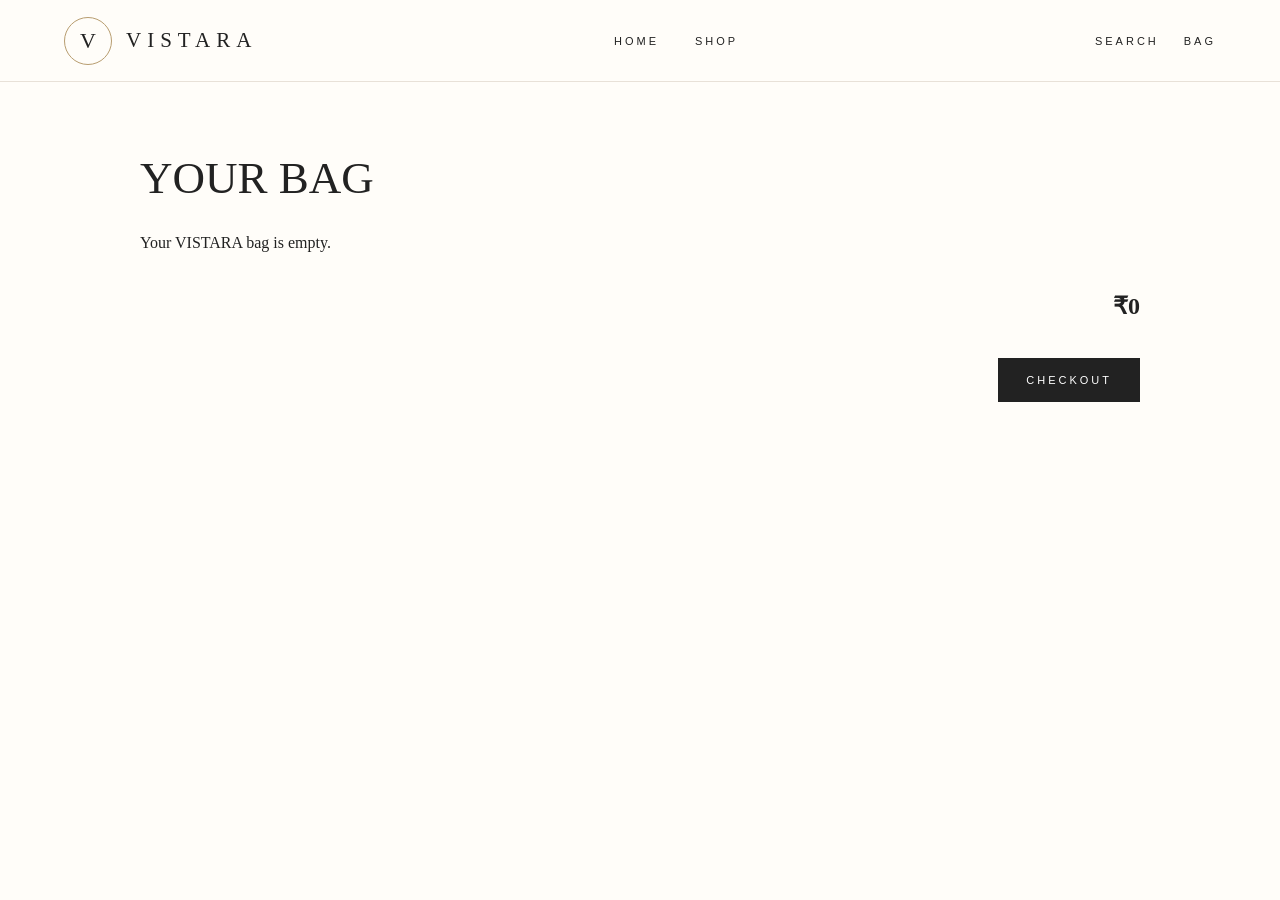
<file: VISTARA/bag.html>
<!DOCTYPE html>
<html lang="en">

<head>
<meta charset="UTF-8">
<meta name="viewport" content="width=device-width, initial-scale=1.0">
<title>VISTARA — Bag</title>
<link rel="stylesheet" href="style.css">
</head>

<body>

<header class="site-header">

<a href="index.html" class="logo">
<span class="logo-v">V</span>
<span>VISTARA</span>
</a>

<nav>
<a href="index.html">HOME</a>
<a href="shop.html">SHOP</a>
</nav>

<div class="header-actions">
<a href="shop.html">SEARCH</a>
<a href="bag.html">BAG</a>
</div>

</header>


<main class="page-container">

<h1>YOUR BAG</h1>

<div id="bagItems"></div>

<div class="bag-total">

<h2 id="bagTotal">₹0</h2>

<a href="checkout.html" class="dark-button">
CHECKOUT
</a>

</div>

</main>


<script>

const items =
JSON.parse(localStorage.getItem("vistaraBag") || "[]");

const container =
document.getElementById("bagItems");

let total = 0;

if(items.length === 0){

container.innerHTML =
"<p>Your VISTARA bag is empty.</p>";

}else{

items.forEach(item => {

total += Number(item.price);

container.innerHTML += `

<div class="bag-item">

<img src="${item.image}" alt="${item.name}">

<div class="bag-item-info">

<h2>${item.name}</h2>

<p>₹${item.price}</p>

</div>

</div>

`;

});

}

document.getElementById("bagTotal").textContent =
"₹" + total;

</script>

</body>
</html>
</file>
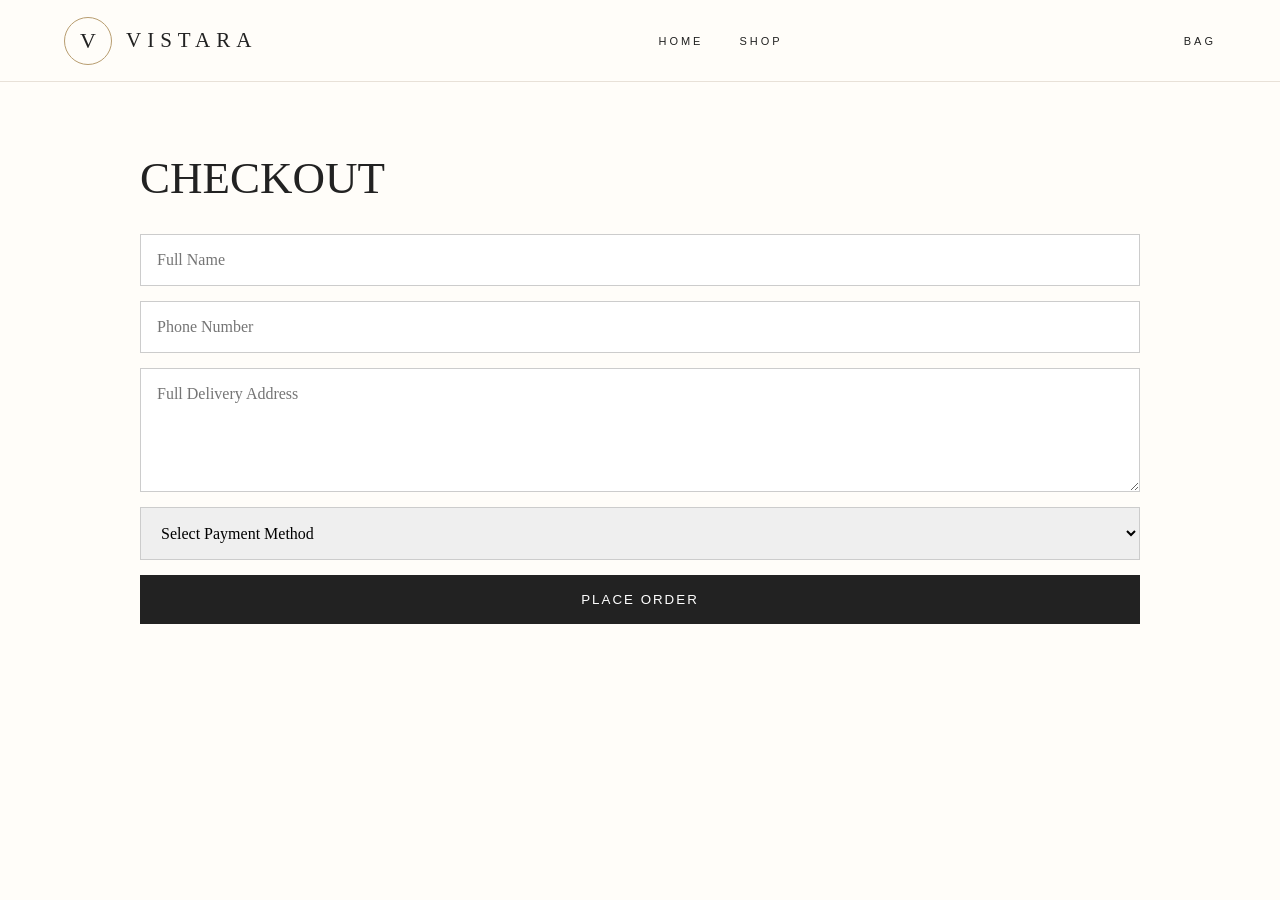
<file: VISTARA/checkout.html>
<!DOCTYPE html>
<html lang="en">

<head>
<meta charset="UTF-8">
<meta name="viewport" content="width=device-width, initial-scale=1.0">

<title>VISTARA — Checkout</title>

<link rel="stylesheet" href="style.css">
</head>

<body>

<header class="site-header">

<a href="index.html" class="logo">
<span class="logo-v">V</span>
<span>VISTARA</span>
</a>

<nav>
<a href="index.html">HOME</a>
<a href="shop.html">SHOP</a>
</nav>

<div class="header-actions">
<a href="bag.html">BAG</a>
</div>

</header>


<main class="page-container">

<h1>CHECKOUT</h1>

<form class="checkout-form"
      onsubmit="placeOrder(event)">

<input
type="text"
id="name"
placeholder="Full Name"
required
>

<input
type="tel"
id="phone"
placeholder="Phone Number"
required
>

<textarea
id="address"
placeholder="Full Delivery Address"
rows="5"
required
></textarea>


<select id="payment" required>

<option value="">
Select Payment Method
</option>

<option value="COD">
Cash on Delivery
</option>

<option value="UPI">
UPI
</option>

</select>


<div id="upiBox" style="display:none">

<p>
<strong>VISTARA UPI</strong>
</p>

<p>
7479373665@fam
</p>

<p>
Complete payment using your UPI app, then keep your transaction reference.
</p>

</div>


<button class="order-button"
type="submit">

PLACE ORDER

</button>

</form>

</main>


<script>

const payment =
document.getElementById("payment");

const upiBox =
document.getElementById("upiBox");

payment.addEventListener("change", function(){

upiBox.style.display =
this.value === "UPI" ? "block" : "none";

});


function placeOrder(event){

event.preventDefault();

const name =
document.getElementById("name").value;

const phone =
document.getElementById("phone").value;

const address =
document.getElementById("address").value;

const method =
document.getElementById("payment").value;


const order = {

name,
phone,
address,
payment: method,
items:
JSON.parse(
localStorage.getItem("vistaraBag") || "[]"
)

};


localStorage.setItem(
"vistaraLastOrder",
JSON.stringify(order)
);


alert(
"Order details saved on this device. A real online order system requires a backend."
);

}

</script>

</body>
</html>
</file>
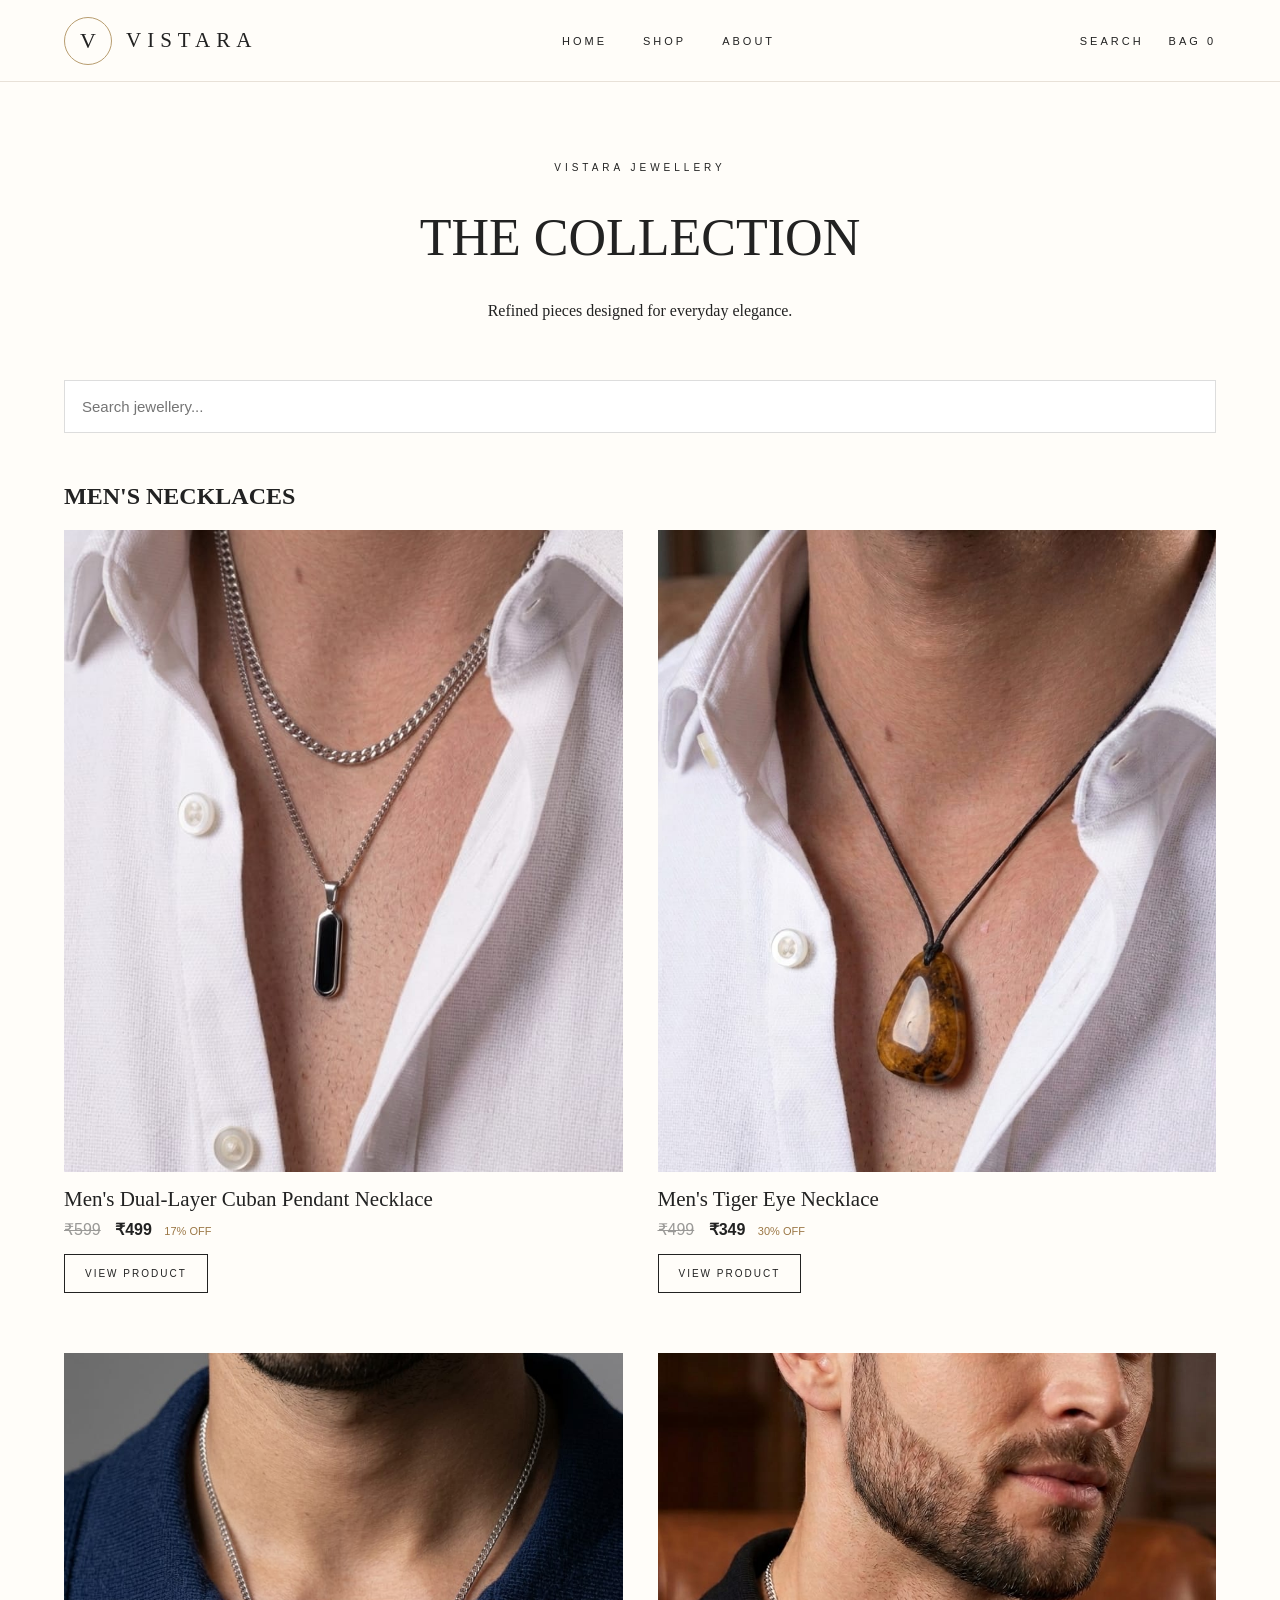
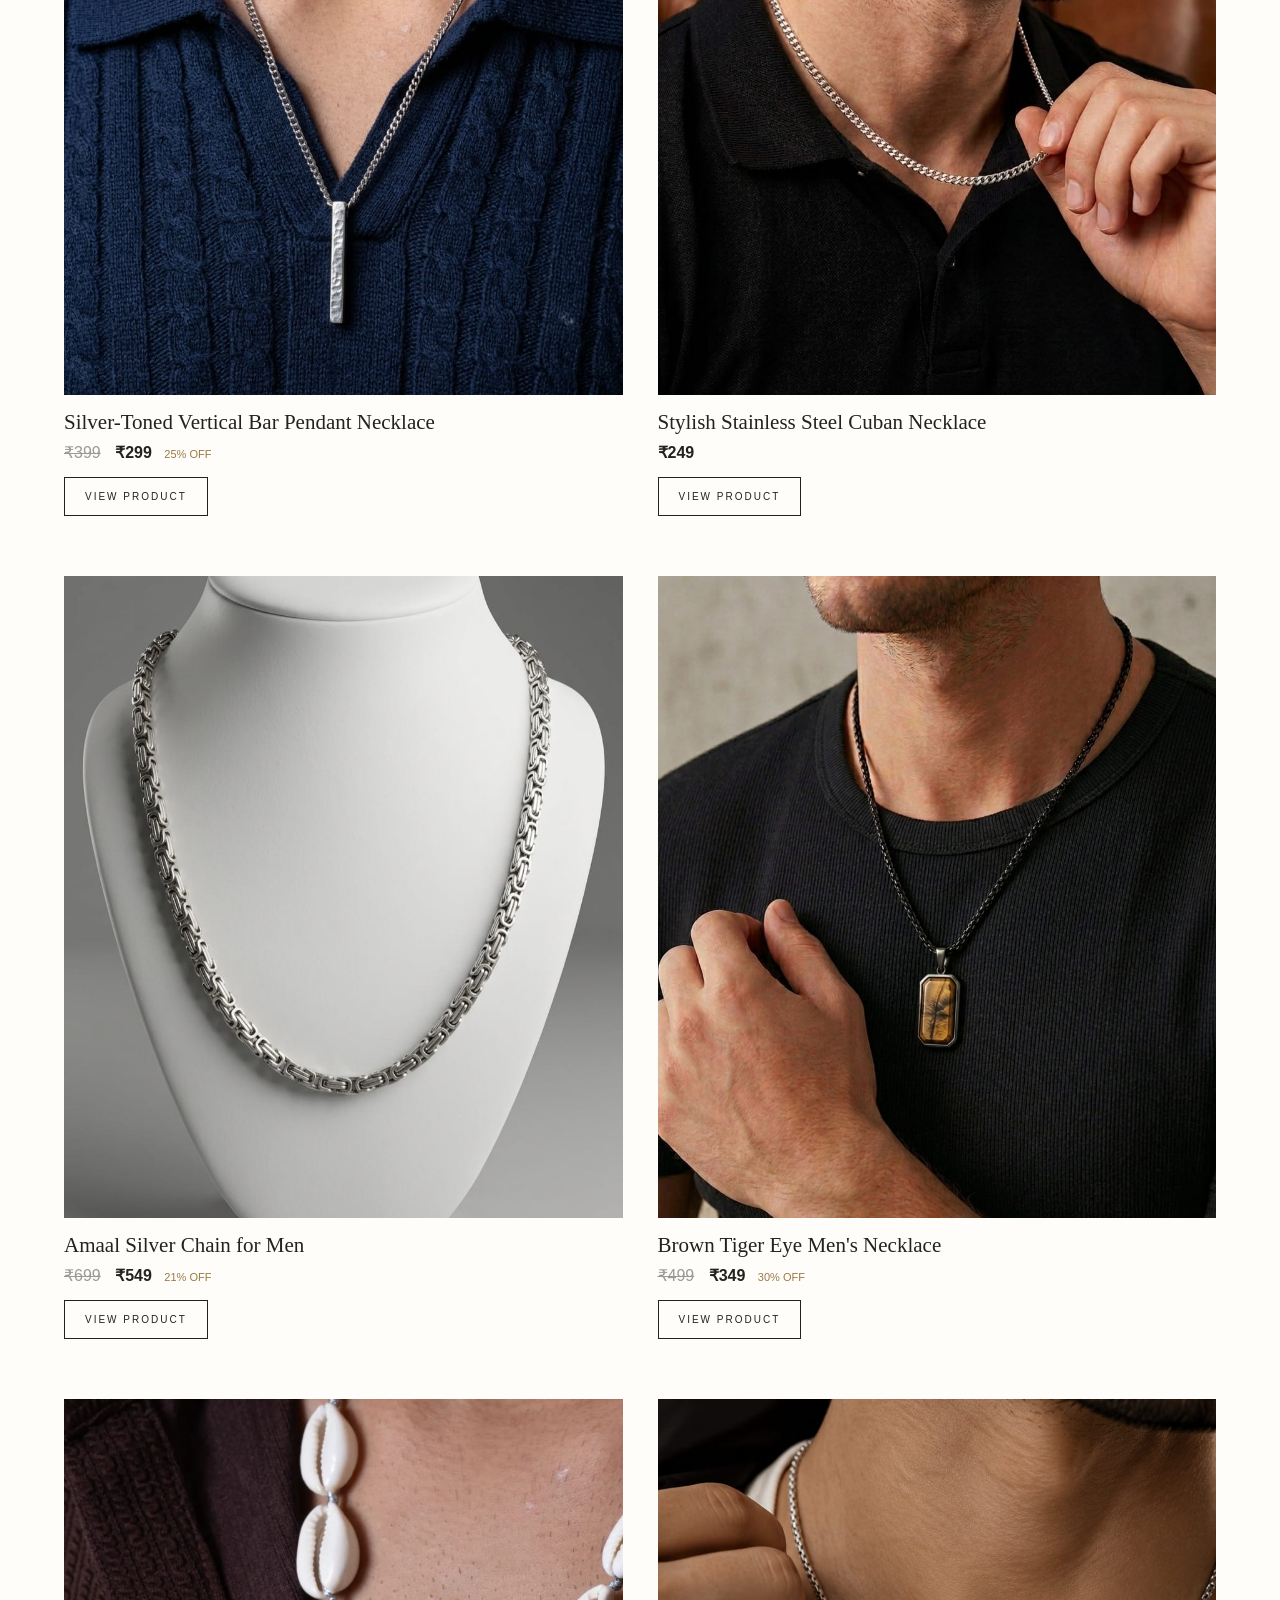
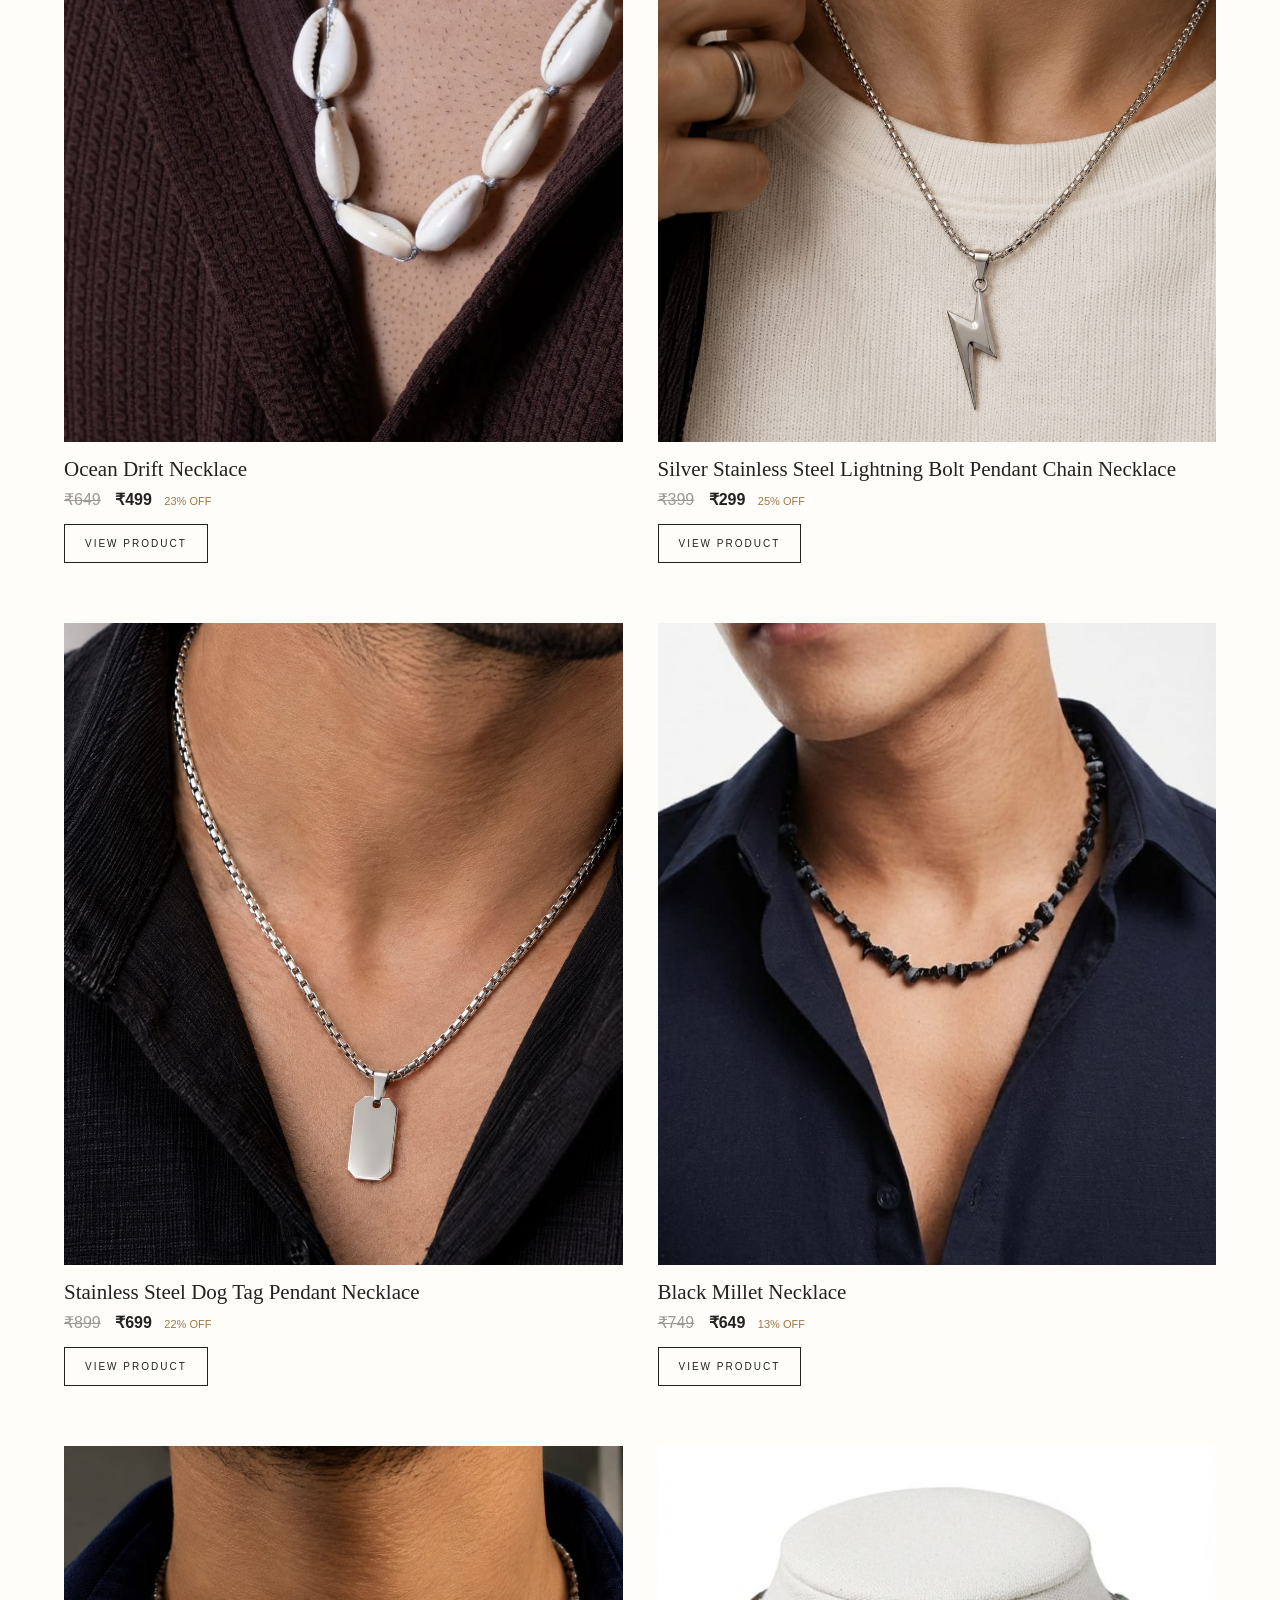
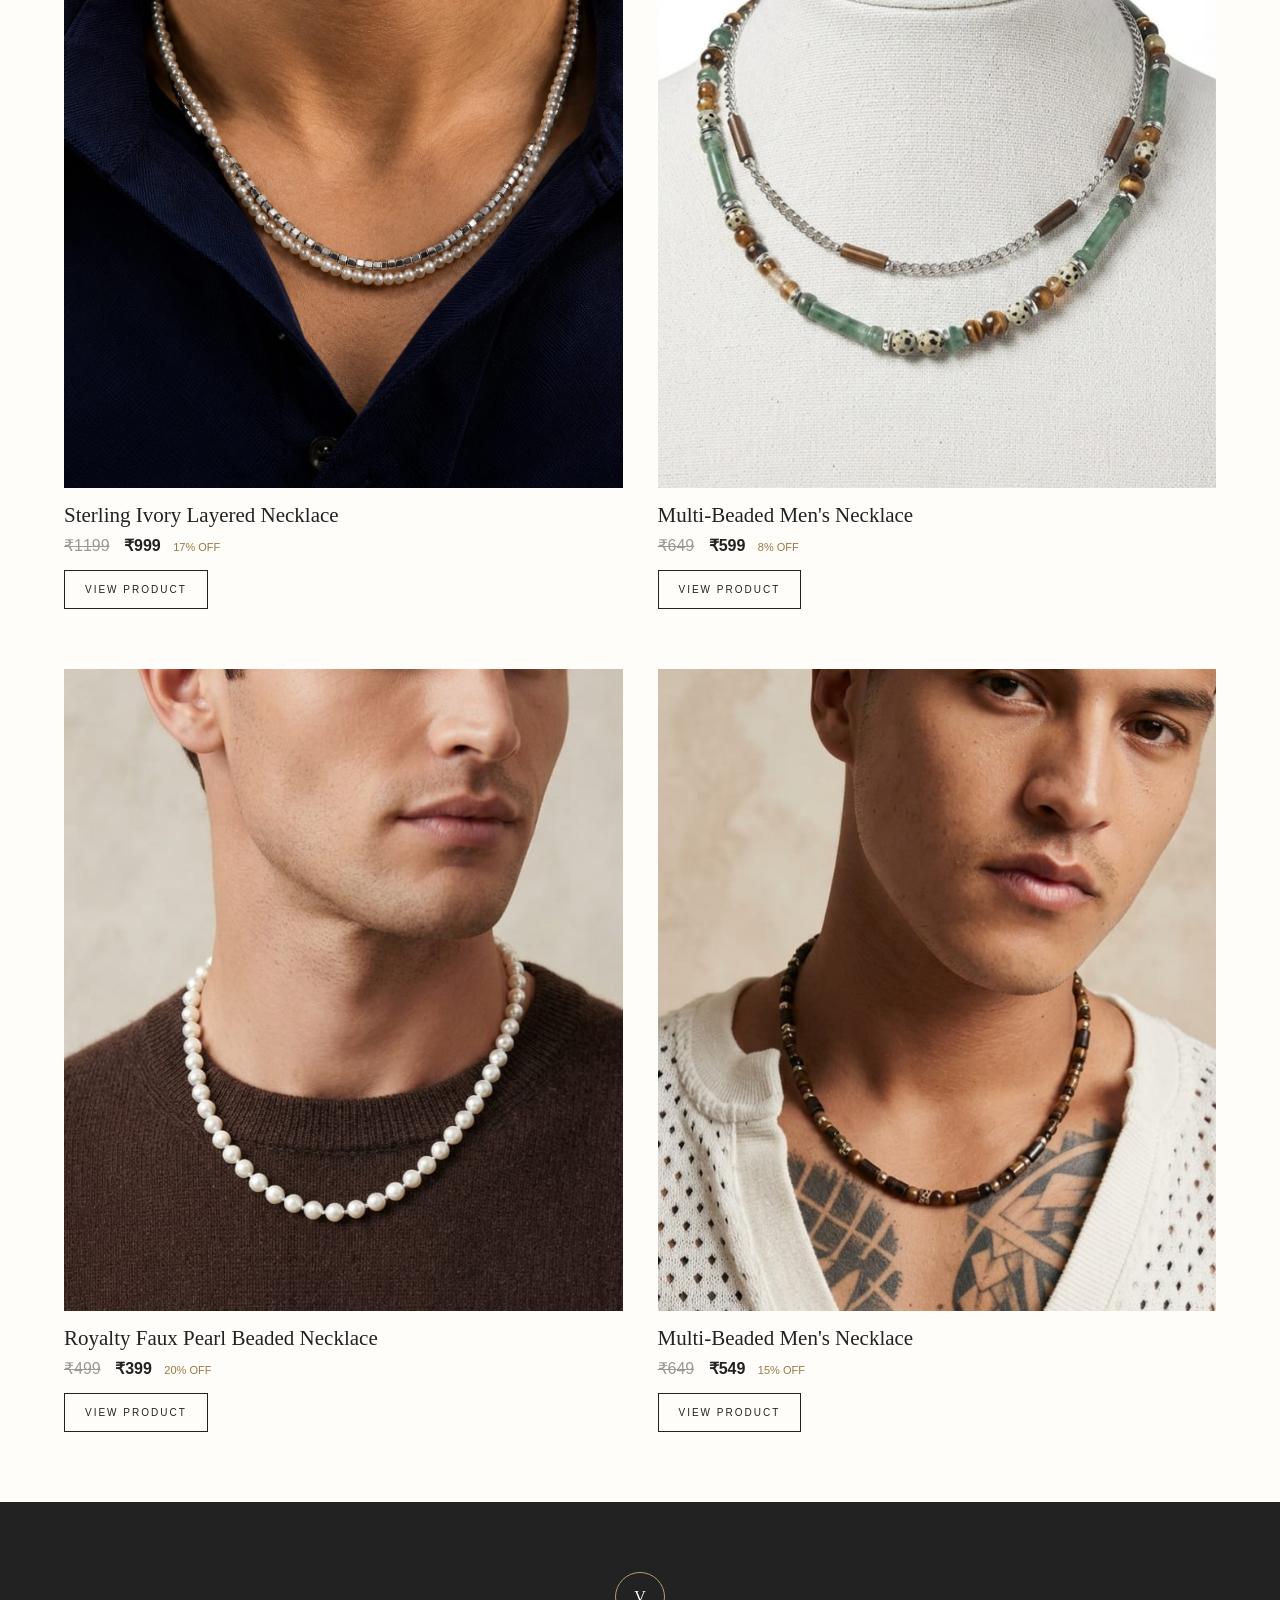
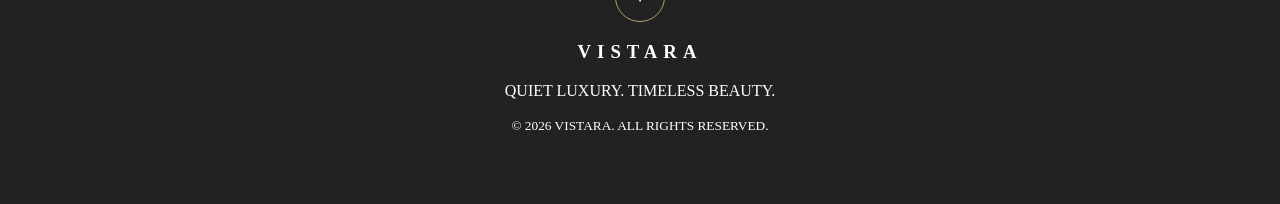
<file: VISTARA/shop.html>
<!DOCTYPE html>
<html lang="en">

<head>
<meta charset="UTF-8">
<meta name="viewport" content="width=device-width, initial-scale=1.0">

<title>VISTARA — Shop</title>

<link rel="stylesheet" href="style.css">
</head>

<body>

<header class="site-header">

<a href="index.html" class="logo">
<span class="logo-v">V</span>
<span>VISTARA</span>
</a>

<nav>
<a href="index.html">HOME</a>
<a href="shop.html">SHOP</a>
<a href="index.html#about">ABOUT</a>
</nav>

<div class="header-actions">
<a href="shop.html">SEARCH</a>
<a href="bag.html">BAG <span id="bagCount">0</span></a>
</div>

</header>


<main class="shop-page">

<div class="shop-title">

<p class="eyebrow">VISTARA JEWELLERY</p>

<h1>THE COLLECTION</h1>

<p>Refined pieces designed for everyday elegance.</p>

</div>


<div class="shop-search">

<input
id="searchInput"
type="text"
placeholder="Search jewellery..."
>

</div>


<h2>MEN'S NECKLACES</h2>

<div class="product-grid">


<!-- 01 -->

<article class="shop-card">

<img src="mens-necklaces/mens-necklace-01.jpeg"
alt="Men's Dual-Layer Cuban Pendant Necklace">

<h2>Men's Dual-Layer Cuban Pendant Necklace</h2>

<div class="shop-price">
<span class="old">₹599</span>
<strong>₹499</strong>
<span class="discount">17% OFF</span>
</div>

<a class="view-product" href="product.html?id=01">
VIEW PRODUCT
</a>

</article>


<!-- 02 -->

<article class="shop-card">

<img src="mens-necklaces/mens-necklace-02.jpeg"
alt="Men's Tiger Eye Necklace">

<h2>Men's Tiger Eye Necklace</h2>

<div class="shop-price">
<span class="old">₹499</span>
<strong>₹349</strong>
<span class="discount">30% OFF</span>
</div>

<a class="view-product" href="product.html?id=02">
VIEW PRODUCT
</a>

</article>


<!-- 03 -->

<article class="shop-card">

<img src="mens-necklaces/mens-necklace-03.jpeg"
alt="Silver-Toned Vertical Bar Pendant Necklace">

<h2>Silver-Toned Vertical Bar Pendant Necklace</h2>

<div class="shop-price">
<span class="old">₹399</span>
<strong>₹299</strong>
<span class="discount">25% OFF</span>
</div>

<a class="view-product" href="product.html?id=03">
VIEW PRODUCT
</a>

</article>


<!-- 04 -->

<article class="shop-card">

<img src="mens-necklaces/mens-necklace-04.jpeg"
alt="Stylish Stainless Steel Cuban Necklace">

<h2>Stylish Stainless Steel Cuban Necklace</h2>

<div class="shop-price">
<strong>₹249</strong>
</div>

<a class="view-product" href="product.html?id=04">
VIEW PRODUCT
</a>

</article>


<!-- 05 -->

<article class="shop-card">

<img src="mens-necklaces/mens-necklace-05.jpeg"
alt="Amaal Silver Chain for Men">

<h2>Amaal Silver Chain for Men</h2>

<div class="shop-price">
<span class="old">₹699</span>
<strong>₹549</strong>
<span class="discount">21% OFF</span>
</div>

<a class="view-product" href="product.html?id=05">
VIEW PRODUCT
</a>

</article>


<!-- 06 -->

<article class="shop-card">

<img src="mens-necklaces/mens-necklace-06.jpeg"
alt="Brown Tiger Eye Men's Necklace">

<h2>Brown Tiger Eye Men's Necklace</h2>

<div class="shop-price">
<span class="old">₹499</span>
<strong>₹349</strong>
<span class="discount">30% OFF</span>
</div>

<a class="view-product" href="product.html?id=06">
VIEW PRODUCT
</a>

</article>


<!-- 07 -->

<article class="shop-card">

<img src="mens-necklaces/mens-necklace-07.jpeg"
alt="Ocean Drift Necklace">

<h2>Ocean Drift Necklace</h2>

<div class="shop-price">
<span class="old">₹649</span>
<strong>₹499</strong>
<span class="discount">23% OFF</span>
</div>

<a class="view-product" href="product.html?id=07">
VIEW PRODUCT
</a>

</article>


<!-- 08 -->

<article class="shop-card">

<img src="mens-necklaces/mens-necklace-08.jpeg"
alt="Silver Stainless Steel Lightning Bolt Pendant Chain Necklace">

<h2>Silver Stainless Steel Lightning Bolt Pendant Chain Necklace</h2>

<div class="shop-price">
<span class="old">₹399</span>
<strong>₹299</strong>
<span class="discount">25% OFF</span>
</div>

<a class="view-product" href="product.html?id=08">
VIEW PRODUCT
</a>

</article>


<!-- 09 -->

<article class="shop-card">

<img src="mens-necklaces/mens-necklace-09.jpeg"
alt="Stainless Steel Dog Tag Pendant Necklace">

<h2>Stainless Steel Dog Tag Pendant Necklace</h2>

<div class="shop-price">
<span class="old">₹899</span>
<strong>₹699</strong>
<span class="discount">22% OFF</span>
</div>

<a class="view-product" href="product.html?id=09">
VIEW PRODUCT
</a>

</article>


<!-- 10 -->

<article class="shop-card">

<img src="mens-necklaces/mens-necklace-10.jpeg"
alt="Black Millet Necklace">

<h2>Black Millet Necklace</h2>

<div class="shop-price">
<span class="old">₹749</span>
<strong>₹649</strong>
<span class="discount">13% OFF</span>
</div>

<a class="view-product" href="product.html?id=10">
VIEW PRODUCT
</a>

</article>


<!-- 11 -->

<article class="shop-card">

<img src="mens-necklaces/mens-necklace-11.jpeg"
alt="Sterling Ivory Layered Necklace">

<h2>Sterling Ivory Layered Necklace</h2>

<div class="shop-price">
<span class="old">₹1199</span>
<strong>₹999</strong>
<span class="discount">17% OFF</span>
</div>

<a class="view-product" href="product.html?id=11">
VIEW PRODUCT
</a>

</article>


<!-- 12 -->

<article class="shop-card">

<img src="mens-necklaces/mens-necklace-12.jpeg"
alt="Multi-Beaded Men's Necklace">

<h2>Multi-Beaded Men's Necklace</h2>

<div class="shop-price">
<span class="old">₹649</span>
<strong>₹599</strong>
<span class="discount">8% OFF</span>
</div>

<a class="view-product" href="product.html?id=12">
VIEW PRODUCT
</a>

</article>


<!-- 13 -->

<article class="shop-card">

<img src="mens-necklaces/mens-necklace-13.jpeg"
alt="Royalty Faux Pearl Beaded Necklace">

<h2>Royalty Faux Pearl Beaded Necklace</h2>

<div class="shop-price">
<span class="old">₹499</span>
<strong>₹399</strong>
<span class="discount">20% OFF</span>
</div>

<a class="view-product" href="product.html?id=13">
VIEW PRODUCT
</a>

</article>


<!-- 14 -->

<article class="shop-card">

<img src="mens-necklaces/mens-necklace-14.jpeg"
alt="Multi-Beaded Men's Necklace">

<h2>Multi-Beaded Men's Necklace</h2>

<div class="shop-price">
<span class="old">₹649</span>
<strong>₹549</strong>
<span class="discount">15% OFF</span>
</div>

<a class="view-product" href="product.html?id=14">
VIEW PRODUCT
</a>

</article>

</div>

</main>


<footer>

<div class="footer-logo">V</div>

<h3>VISTARA</h3>

<p>QUIET LUXURY. TIMELESS BEAUTY.</p>

<small>© 2026 VISTARA. ALL RIGHTS RESERVED.</small>

</footer>


<script>

const input = document.getElementById("searchInput");

input.addEventListener("input", function(){

const text = this.value.toLowerCase();

document.querySelectorAll(".shop-card").forEach(card => {

const name = card.innerText.toLowerCase();

card.style.display =
name.includes(text) ? "" : "none";

});

});

</script>

</body>
</html>
</file>
<file: VISTARA/style.css>
* {
    box-sizing: border-box;
}

html {
    scroll-behavior: smooth;
}

body {
    margin: 0;
    font-family: Georgia, "Times New Roman", serif;
    color: #222;
    background: #fffdf9;
}

a {
    color: inherit;
    text-decoration: none;
}

img {
    display: block;
    max-width: 100%;
}


/* HEADER */

.site-header {
    height: 82px;
    padding: 0 5%;
    display: flex;
    align-items: center;
    justify-content: space-between;
    background: #fffdf9;
    border-bottom: 1px solid #e8e1d8;
    position: sticky;
    top: 0;
    z-index: 100;
}

.logo {
    display: flex;
    align-items: center;
    gap: 14px;
    font-size: 21px;
    letter-spacing: 6px;
}

.logo-v {
    width: 48px;
    height: 48px;
    border: 1px solid #b89d70;
    border-radius: 50%;
    display: grid;
    place-items: center;
    font-size: 22px;
    letter-spacing: 0;
}

.site-header nav {
    display: flex;
    gap: 36px;
    font-family: Arial, sans-serif;
    font-size: 11px;
    letter-spacing: 3px;
}

.header-actions {
    display: flex;
    gap: 25px;
    font-family: Arial, sans-serif;
    font-size: 11px;
    letter-spacing: 3px;
}


/* HERO */

.hero-slider {
    width: 100%;
    overflow: hidden;
}

.hero-slide {
    position: relative;
    width: 100%;
}

.hero-slide img {
    width: 100%;
    height: min(70vh, 650px);
    object-fit: cover;
}

.hero-overlay {
    position: absolute;
    top: 50%;
    right: 7%;
    transform: translateY(-50%);
    width: 390px;
}

.hero-overlay > p:first-child {
    letter-spacing: 5px;
    font-size: 12px;
}

.hero-overlay h1 {
    font-size: clamp(38px, 5vw, 72px);
    line-height: 1;
    font-weight: 400;
    margin: 20px 0;
}

.hero-description {
    font-family: Arial, sans-serif;
    line-height: 1.7;
}

.gold-button,
.dark-button {
    display: inline-block;
    padding: 16px 28px;
    margin-top: 18px;
    font-family: Arial, sans-serif;
    font-size: 11px;
    letter-spacing: 3px;
}

.gold-button {
    border: 1px solid #b89d70;
}

.dark-button {
    background: #222;
    color: white;
}


/* INTRO */

.intro {
    text-align: center;
    padding: 100px 20px;
}

.eyebrow {
    font-family: Arial, sans-serif;
    font-size: 10px;
    letter-spacing: 4px;
}

.intro h2 {
    font-size: clamp(38px, 5vw, 68px);
    font-weight: 400;
    line-height: 1;
}


/* PRODUCTS */

.home-products {
    padding: 40px 5% 100px;
}

.section-heading {
    display: flex;
    justify-content: space-between;
    align-items: end;
    margin-bottom: 35px;
}

.section-heading h2 {
    font-size: 36px;
    font-weight: 400;
    margin: 8px 0 0;
}

.section-heading > a {
    font-family: Arial, sans-serif;
    font-size: 10px;
    letter-spacing: 3px;
}


/* HORIZONTAL SLIDER */

.horizontal-products {
    display: flex;
    gap: 22px;
    overflow-x: auto;
    overflow-y: hidden;
    scroll-snap-type: x mandatory;
    padding-bottom: 15px;
}

.horizontal-products::-webkit-scrollbar {
    height: 4px;
}

.horizontal-products::-webkit-scrollbar-thumb {
    background: #b89d70;
}

.mini-product {
    flex: 0 0 300px;
    scroll-snap-align: start;
}

.mini-product img {
    width: 100%;
    height: 380px;
    object-fit: cover;
    background: #f3eee7;
}

.mini-product h3 {
    font-size: 18px;
    font-weight: 400;
    line-height: 1.3;
    margin: 15px 0 8px;
}

.mini-product p {
    margin: 0 0 15px;
    font-weight: bold;
}

.mini-product > a {
    display: inline-block;
    border: 1px solid #222;
    padding: 12px 18px;
    font-family: Arial, sans-serif;
    font-size: 10px;
    letter-spacing: 2px;
}


/* ABOUT */

.about-section {
    padding: 110px 8%;
    display: grid;
    grid-template-columns: 1fr 1fr;
    gap: 100px;
    background: #f5f0e9;
}

.about-section h2 {
    font-size: 55px;
    font-weight: 400;
    line-height: .95;
}

.about-section p {
    font-family: Arial, sans-serif;
    line-height: 1.8;
}


/* CTA */

.final-cta {
    text-align: center;
    padding: 110px 20px;
}

.final-cta h2 {
    font-size: 45px;
    font-weight: 400;
}


/* SHOP */

.shop-page {
    padding: 70px 5%;
}

.shop-title {
    text-align: center;
    margin-bottom: 60px;
}

.shop-title h1 {
    font-size: 52px;
    font-weight: 400;
}

.shop-search {
    width: 100%;
    margin-bottom: 50px;
}

.shop-search input {
    width: 100%;
    padding: 17px;
    border: 1px solid #ddd;
    background: white;
    font-size: 15px;
}


/* 2 COLUMN SHOP */

.product-grid {
    display: grid;
    grid-template-columns: repeat(2, minmax(0, 1fr));
    gap: 60px 35px;
}

.shop-card img {
    width: 100%;
    aspect-ratio: 1 / 1.15;
    object-fit: cover;
    background: #f3eee7;
}

.shop-card h2 {
    font-size: 21px;
    font-weight: 400;
    margin: 15px 0 8px;
}

.shop-price {
    font-family: Arial, sans-serif;
    margin-bottom: 15px;
}

.old {
    text-decoration: line-through;
    opacity: .45;
    margin-right: 10px;
}

.discount {
    color: #9b7745;
    font-size: 11px;
    margin-left: 8px;
}

.view-product {
    display: inline-block;
    border: 1px solid #222;
    padding: 13px 20px;
    font-family: Arial, sans-serif;
    font-size: 10px;
    letter-spacing: 2px;
}


/* PRODUCT */

.product-page {
    width: min(1400px, 92%);
    margin: 50px auto;
    display: grid;
    grid-template-columns: 1.1fr .9fr;
    gap: 60px;
    align-items: start;
}

.product-image-box {
    width: 100%;
    background: #f5f0e9;
    display: flex;
    justify-content: center;
    align-items: center;
}

.product-image-box img {
    width: 100%;
    height: auto;
    max-height: 780px;
    object-fit: contain;
}

.product-info {
    padding-top: 40px;
}

.product-info h1 {
    font-size: 45px;
    line-height: 1.1;
    font-weight: 400;
}

.product-price {
    font-family: Arial, sans-serif;
    font-size: 24px;
    margin: 25px 0;
}

.product-description {
    font-family: Arial, sans-serif;
    line-height: 1.8;
    max-width: 500px;
}

.product-buttons {
    display: flex;
    gap: 12px;
    margin: 30px 0;
}

.product-buttons button,
.product-buttons a {
    padding: 17px 25px;
    border: 1px solid #222;
    cursor: pointer;
    font-family: Arial, sans-serif;
    letter-spacing: 2px;
    font-size: 10px;
}

.add-bag {
    background: #222;
    color: white;
}

.buy-now {
    background: white;
}


/* BAG / CHECKOUT */

.page-container {
    width: min(1000px, 92%);
    margin: 70px auto;
}

.page-container h1 {
    font-size: 45px;
    font-weight: 400;
}

.bag-item {
    display: flex;
    gap: 25px;
    border-bottom: 1px solid #ddd;
    padding: 25px 0;
}

.bag-item img {
    width: 130px;
    height: 150px;
    object-fit: cover;
}

.bag-item-info {
    flex: 1;
}

.bag-total {
    text-align: right;
    margin-top: 40px;
}

.checkout-form {
    display: grid;
    gap: 15px;
}

.checkout-form input,
.checkout-form textarea,
.checkout-form select {
    padding: 16px;
    border: 1px solid #ccc;
    font: inherit;
}

.order-button {
    padding: 17px;
    border: 0;
    background: #222;
    color: white;
    letter-spacing: 2px;
    cursor: pointer;
}


/* FOOTER */

footer {
    text-align: center;
    padding: 70px 20px;
    background: #222;
    color: white;
}

.footer-logo {
    width: 50px;
    height: 50px;
    border: 1px solid #b89d70;
    border-radius: 50%;
    display: grid;
    place-items: center;
    margin: auto;
}

footer h3 {
    letter-spacing: 6px;
}

.footer-links {
    display: flex;
    justify-content: center;
    gap: 30px;
    margin: 30px 0;
    font-family: Arial, sans-serif;
    font-size: 10px;
    letter-spacing: 2px;
}


/* MOBILE */

@media (max-width: 800px) {

    .site-header {
        height: auto;
        min-height: 70px;
        padding: 12px 4%;
    }

    .site-header nav {
        display: none;
    }

    .logo {
        font-size: 16px;
        letter-spacing: 4px;
    }

    .logo-v {
        width: 40px;
        height: 40px;
    }

    .header-actions {
        gap: 12px;
        font-size: 9px;
    }

    .hero-slide img {
        height: 520px;
        object-fit: cover;
    }

    .hero-overlay {
        left: 8%;
        right: auto;
        top: auto;
        bottom: 35px;
        transform: none;
        width: 80%;
        background: rgba(255,255,255,.78);
        padding: 20px;
    }

    .hero-overlay h1 {
        font-size: 34px;
    }

    .horizontal-products {
        gap: 14px;
    }

    .mini-product {
        flex-basis: 72vw;
    }

    .mini-product img {
        height: 340px;
    }

    .about-section {
        grid-template-columns: 1fr;
        gap: 20px;
        padding: 70px 7%;
    }

    .about-section h2 {
        font-size: 42px;
    }

    .product-grid {
        grid-template-columns: repeat(2, minmax(0, 1fr));
        gap: 30px 12px;
    }

    .shop-page {
        padding: 40px 4%;
    }

    .shop-title h1 {
        font-size: 38px;
    }

    .shop-card h2 {
        font-size: 15px;
    }

    .product-page {
        grid-template-columns: 1fr;
        width: 94%;
        gap: 25px;
    }

    .product-info {
        padding-top: 0;
    }

    .product-info h1 {
        font-size: 32px;
    }

    .product-buttons {
        flex-direction: column;
    }

    .product-buttons button,
    .product-buttons a {
        text-align: center;
        width: 100%;
    }

    .bag-item img {
        width: 100px;
        height: 120px;
    }

}/* =========================
   VISTARA HERO SLIDER
========================= */

.hero-slider {
    position: relative;
    width: 100%;
    height: min(600px, 70vh);
    min-height: 480px;
    overflow: hidden;
    background: #f7f3ed;
}

.hero-slide {
    position: absolute;
    inset: 0;
    opacity: 0;
    visibility: hidden;
    transition: opacity 0.6s ease;
}

.hero-slide.active {
    opacity: 1;
    visibility: visible;
}

.hero-slide img {
    width: 100%;
    height: 100%;
    display: block;
    object-fit: cover;
}

.hero-overlay {
    position: absolute;
    left: 9%;
    top: 50%;
    transform: translateY(-50%);
    width: 40%;
    max-width: 520px;
    z-index: 2;
}

.hero-overlay .eyebrow {
    margin-bottom: 18px;
}

.hero-overlay h1 {
    margin: 0 0 22px;
    font-size: clamp(36px, 4vw, 64px);
    line-height: 1.08;
    font-weight: 400;
    letter-spacing: 2px;
}

.hero-overlay p:not(.eyebrow) {
    font-size: 16px;
    line-height: 1.7;
    margin-bottom: 28px;
}

.hero-button {
    display: inline-flex;
    align-items: center;
    justify-content: center;
    min-height: 52px;
    padding: 0 30px;
    border: 1px solid #b7a27b;
    color: #222;
    background: rgba(255,255,255,0.25);
    text-decoration: none;
    letter-spacing: 2px;
    font-size: 12px;
    transition: 0.3s ease;
}

.hero-button:hover {
    background: #222;
    color: white;
    border-color: #222;
}

.hero-arrow {
    position: absolute;
    top: 50%;
    transform: translateY(-50%);
    z-index: 5;

    width: 48px;
    height: 48px;

    border: none;
    background: transparent;
    color: white;

    font-size: 52px;
    line-height: 1;

    cursor: pointer;
}

.hero-prev {
    left: 25px;
}

.hero-next {
    right: 25px;
}

.hero-dots {
    position: absolute;
    bottom: 22px;
    left: 50%;
    transform: translateX(-50%);
    z-index: 6;

    display: flex;
    gap: 10px;
}

.hero-dot {
    width: 9px;
    height: 9px;

    border-radius: 50%;
    border: 1px solid #222;

    background: transparent;
    padding: 0;

    cursor: pointer;
}

.hero-dot.active {
    background: #222;
}


/* PHONE */

@media (max-width: 700px) {

    .hero-slider {
        height: 600px;
        min-height: 0;
    }

    .hero-slide img {
        object-position: center;
    }

    .hero-overlay {
        left: 7%;
        right: 7%;
        top: auto;
        bottom: 55px;
        transform: none;

        width: auto;
        max-width: none;

        padding: 22px;
        background: rgba(255,255,255,0.82);
    }

    .hero-overlay h1 {
        font-size: 30px;
    }

    .hero-overlay p:not(.eyebrow) {
        font-size: 14px;
    }

    .hero-arrow {
        width: 40px;
        height: 40px;
        font-size: 42px;
    }

    .hero-prev {
        left: 8px;
    }

    .hero-next {
        right: 8px;
    }
}
</file>
